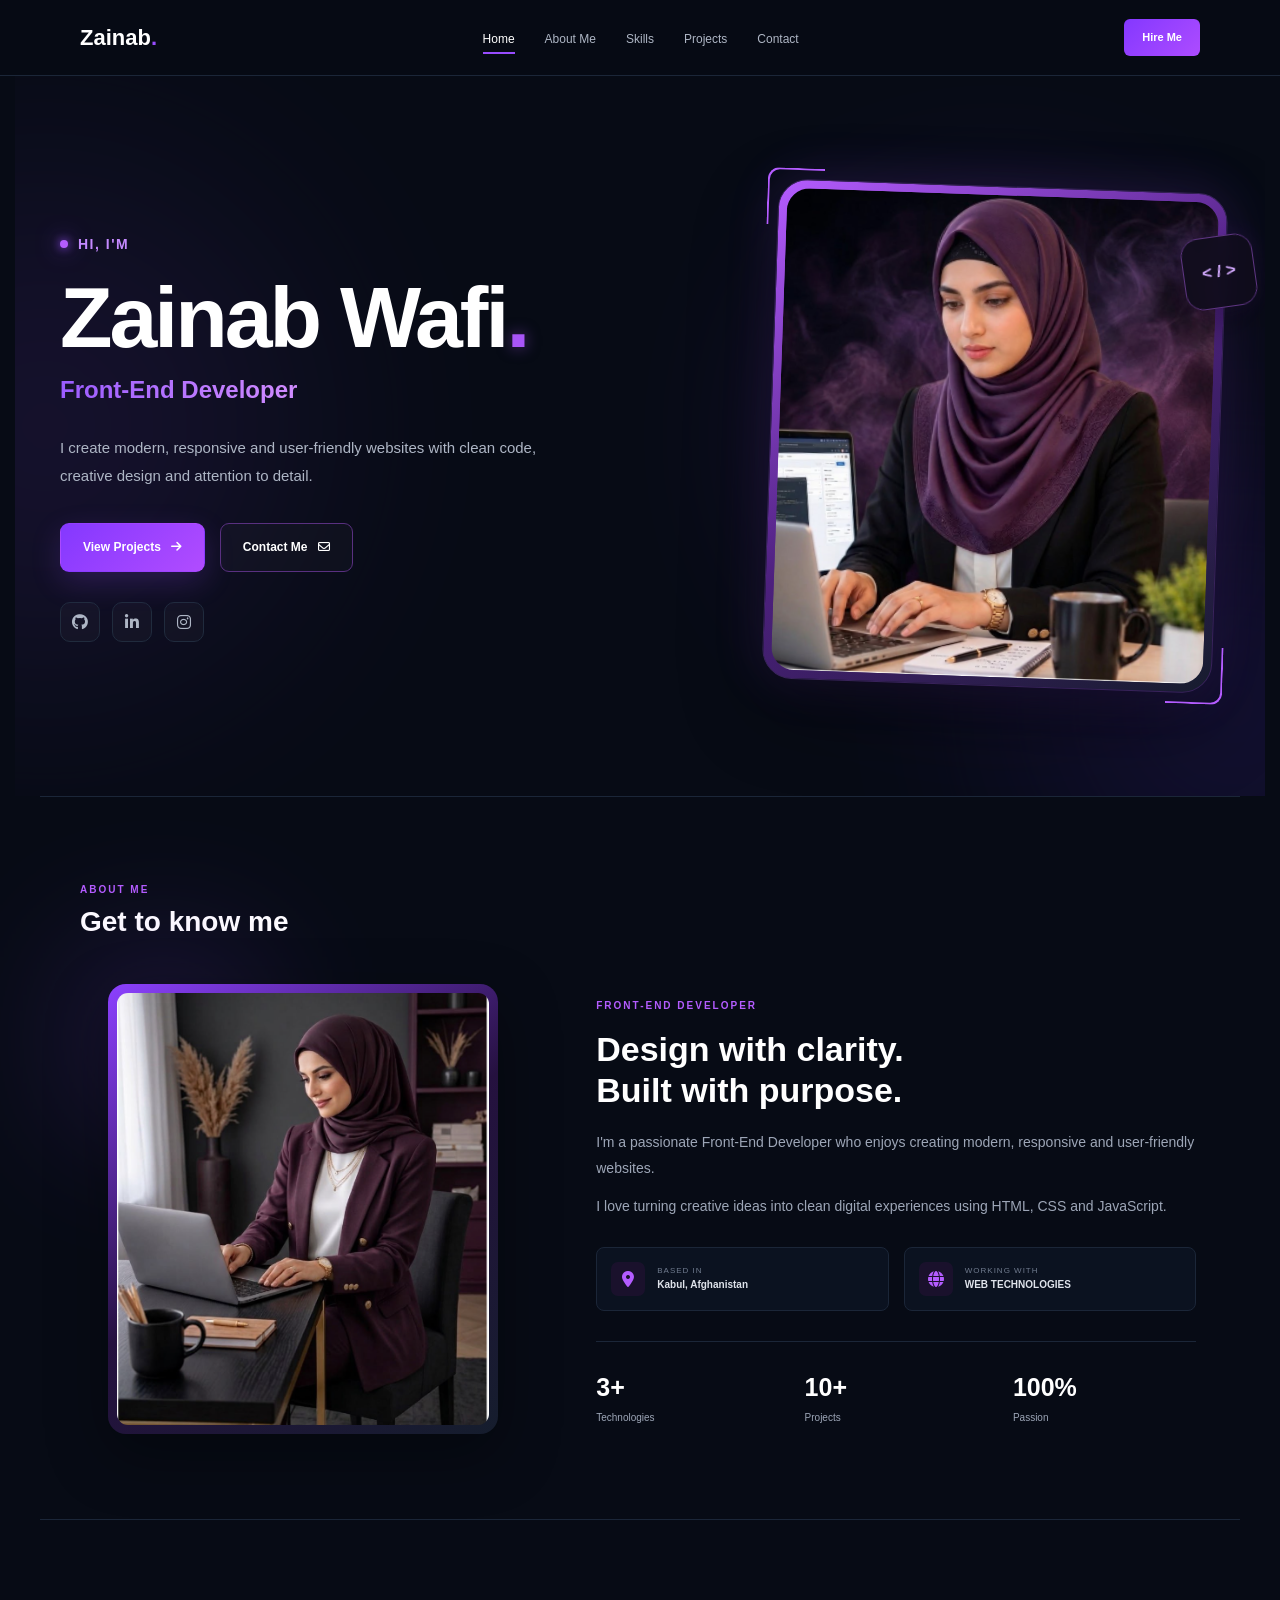
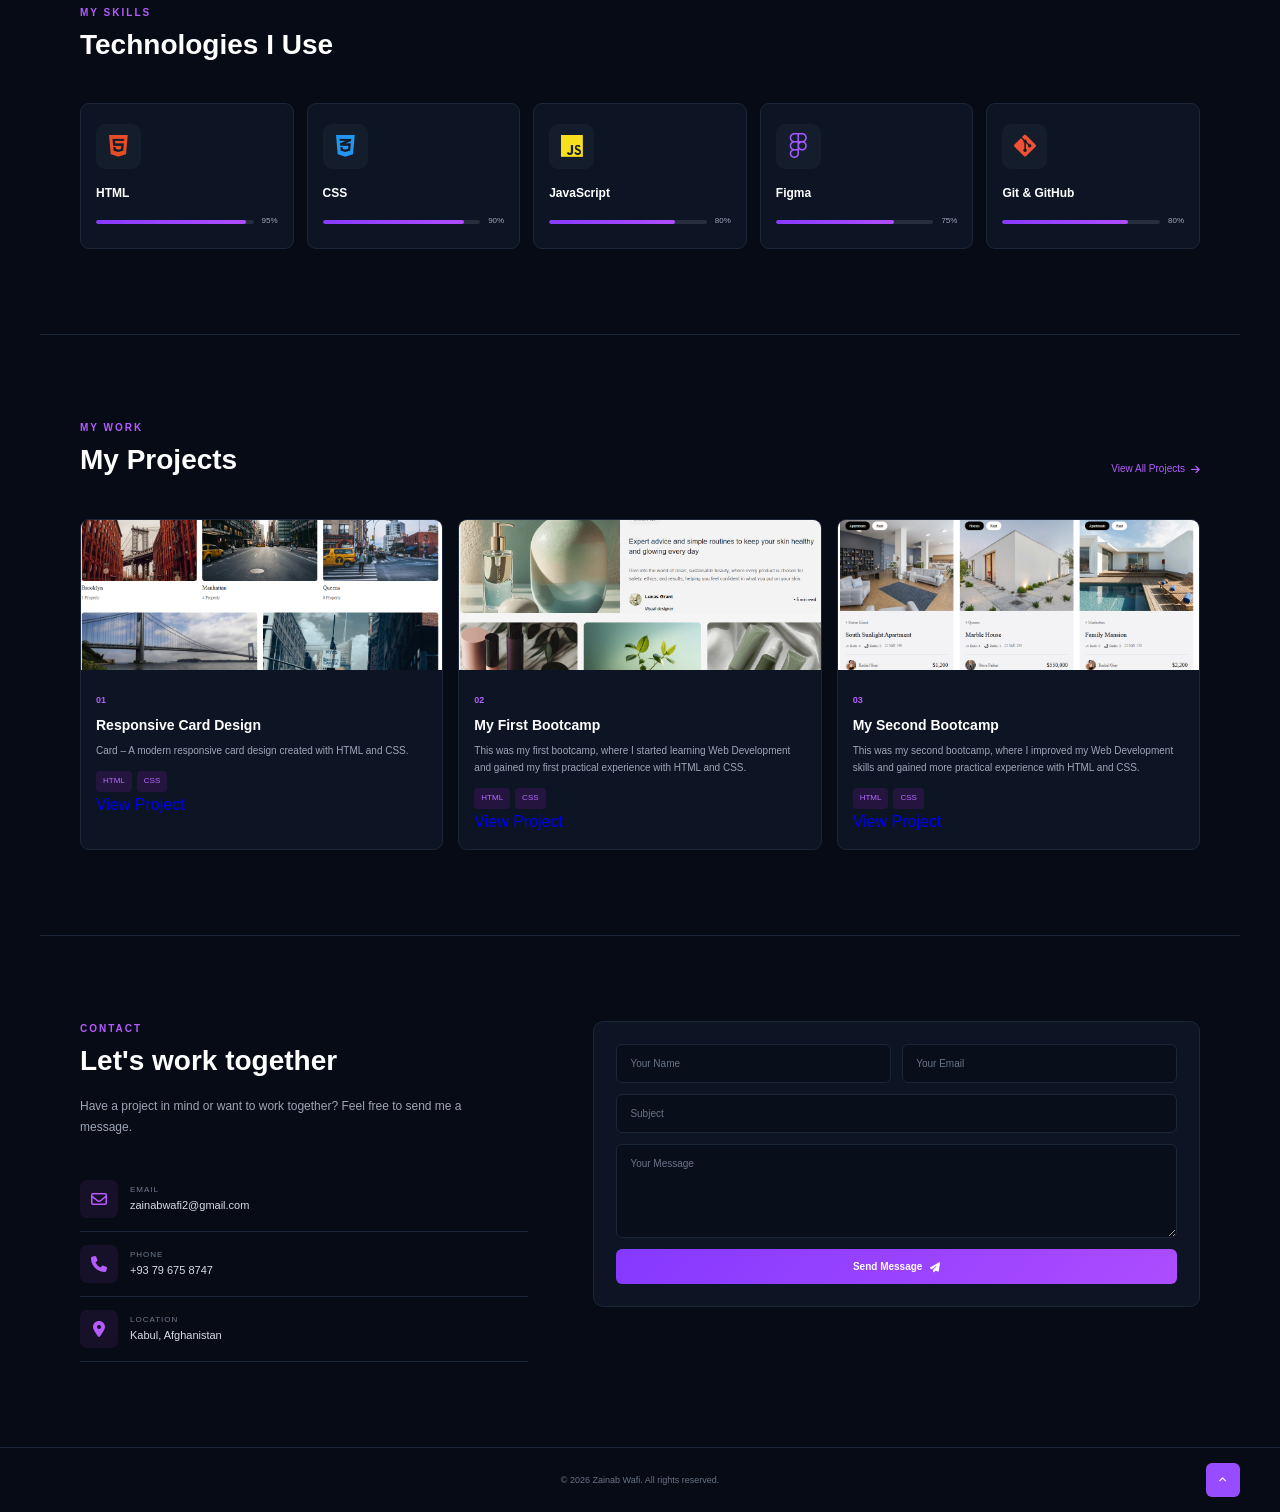
<file: index.html>
<!doctype html>
<html lang="en">
  <head>
    <meta charset="UTF-8" />
    <meta name="viewport" content="width=device-width, initial-scale=1.0" />

    <title>Zainab Wafi | Front-End Developer</title>

    <!-- CSS -->
    <link rel="stylesheet" href="style2.css" />

    <!-- Font Awesome -->
    <link
      rel="stylesheet"
      href="https://cdnjs.cloudflare.com/ajax/libs/font-awesome/6.5.2/css/all.min.css"
    />
  </head>

  <body>
    <!-- ================= NAVBAR ================= -->

    <header class="header">
      <nav class="navbar">
        <a href="#home" class="logo"> Zainab<span>.</span> </a>

        <ul class="nav-links">
          <li>
            <a href="#home" class="active">Home</a>
          </li>

          <li>
            <a href="#about">About Me</a>
          </li>

          <li>
            <a href="#skills">Skills</a>
          </li>

          <li>
            <a href="#projects">Projects</a>
          </li>

          <li>
            <a href="#contact">Contact</a>
          </li>
        </ul>

        <a href="#contact" class="hire-btn"> Hire Me </a>
      </nav>
    </header>

    <!-- ================= MAIN ================= -->

    <main>
      <!-- ================= HOME ================= -->

      <section class="home" id="home">
        <div class="home-content">
          <p class="hello">Hi, I'm</p>

          <h1>Zainab Wafi<span>.</span></h1>

          <h2>Front-End Developer</h2>

          <p class="home-description">
            I create modern, responsive and user-friendly websites with clean
            code, creative design and attention to detail.
          </p>

          <!-- Buttons -->

          <div class="home-buttons">
            <a href="#projects" class="btn">
              View Projects
              <i class="fa-solid fa-arrow-right"></i>
            </a>

            <a href="#contact" class="btn btn-outline">
              Contact Me
              <i class="fa-regular fa-envelope"></i>
            </a>
          </div>

          <!-- Social Icons -->

          <div class="social-icons">
            <a href="#" aria-label="GitHub">
              <i class="fa-brands fa-github"></i>
            </a>

            <a href="#" aria-label="LinkedIn">
              <i class="fa-brands fa-linkedin-in"></i>
            </a>

            <a href="#" aria-label="Instagram">
              <i class="fa-brands fa-instagram"></i>
            </a>
          </div>
        </div>

        <!-- Hero Image -->

        <div class="home-image">
          <div class="hero-image-box">
            <img src="hero.PNG" alt="" />

            <!-- <img
              src="https://images.unsplash.com/photo-1494790108377-be9c29b29330?auto=format&fit=crop&w=800&q=80"
              alt="Profile image"
            /> -->
          </div>
        </div>
      </section>

      <!-- ================= ABOUT ================= -->

      <section class="section about-section" id="about">
        <div class="section-heading">
          <p>ABOUT ME</p>

          <h2>Get to know me</h2>
        </div>

        <div class="about-container">
          <!-- About Image -->

          <div class="about-image-wrapper">
            <div class="about-glow"></div>

            <div class="about-image">
              <img src="zaino.PNG" alt="About Zainab" />
            </div>
          </div>

          <!-- About Content -->

          <div class="about-content">
            <span class="about-label"> FRONT-END DEVELOPER </span>

            <h3>
              Design with clarity.<br />
              Built with purpose.
            </h3>

            <p>
              I'm a passionate Front-End Developer who enjoys creating modern,
              responsive and user-friendly websites.
            </p>

            <p>
              I love turning creative ideas into clean digital experiences using
              HTML, CSS and JavaScript.
            </p>

            <!-- Information -->

            <div class="about-info">
              <div class="info-item">
                <div class="info-icon">
                  <i class="fa-solid fa-location-dot"></i>
                </div>

                <div>
                  <small>BASED IN</small>
                  <strong>Kabul, Afghanistan</strong>
                </div>
              </div>

              <div class="info-item">
                <div class="info-icon">
                  <i class="fa-solid fa-globe"></i>
                </div>

                <div>
                  <small>WORKING WITH</small>
                  <strong>WEB TECHNOLOGIES</strong>
                </div>
              </div>
            </div>

            <!-- Statistics -->

            <div class="stats">
              <div class="stat">
                <h4>3+</h4>

                <p>Technologies</p>
              </div>

              <div class="stat">
                <h4>10+</h4>

                <p>Projects</p>
              </div>

              <div class="stat">
                <h4>100%</h4>

                <p>Passion</p>
              </div>
            </div>
          </div>
        </div>
      </section>

      <!-- ================= SKILLS ================= -->

      <section class="section" id="skills">
        <div class="section-heading">
          <p>MY SKILLS</p>

          <h2>Technologies I Use</h2>
        </div>

        <div class="skills-container">
          <!-- HTML -->

          <div class="skill-card">
            <div class="skill-icon html-icon">
              <i class="fa-brands fa-html5"></i>
            </div>

            <h3>HTML</h3>

            <div class="skill-bottom">
              <div class="progress">
                <span style="width: 95%"></span>
              </div>

              <small> 95% </small>
            </div>
          </div>

          <!-- CSS -->

          <div class="skill-card">
            <div class="skill-icon css-icon">
              <i class="fa-brands fa-css3-alt"></i>
            </div>

            <h3>CSS</h3>

            <div class="skill-bottom">
              <div class="progress">
                <span style="width: 90%"></span>
              </div>

              <small> 90% </small>
            </div>
          </div>

          <!-- JavaScript -->

          <div class="skill-card">
            <div class="skill-icon js-icon">
              <i class="fa-brands fa-js"></i>
            </div>

            <h3>JavaScript</h3>

            <div class="skill-bottom">
              <div class="progress">
                <span style="width: 80%"></span>
              </div>

              <small> 80% </small>
            </div>
          </div>

          <!-- Figma -->

          <div class="skill-card">
            <div class="skill-icon figma-icon">
              <i class="fa-brands fa-figma"></i>
            </div>

            <h3>Figma</h3>

            <div class="skill-bottom">
              <div class="progress">
                <span style="width: 75%"></span>
              </div>

              <small> 75% </small>
            </div>
          </div>

          <!-- Git & GitHub -->

          <div class="skill-card">
            <div class="skill-icon git-icon">
              <i class="fa-brands fa-git-alt"></i>
            </div>

            <h3>Git & GitHub</h3>

            <div class="skill-bottom">
              <div class="progress">
                <span style="width: 80%"></span>
              </div>

              <small> 80% </small>
            </div>
          </div>
        </div>
      </section>

      <!-- ================= PROJECTS ================= -->

      <section class="section" id="projects">
        <div class="projects-heading">
          <div class="section-heading">
            <p>MY WORK</p>

            <h2>My Projects</h2>
          </div>

          <a href="#" class="view-all">
            View All Projects
            <i class="fa-solid fa-arrow-right"></i>
          </a>
        </div>

        <div class="projects-container">
          <!-- Project 01 -->

          <!-- Project 01 -->

          <article class="project-card">
            <div class="project-image">
              <img src="809.PNG" alt="Modern Landing Page" />
            </div>

            <div class="project-content">
              <span class="project-number">01</span>

              <h3>Responsive Card Design</h3>

              <p>
                Card – A modern responsive card design created with HTML and
                CSS.
              </p>

              <div class="tags">
                <span>HTML</span>
                <span>CSS</span>
              </div>

              <a
                href="https://cards-grid.vercel.app/"
                target="_blank"
                class="view-project"
              >
                View Project
              </a>
            </div>
          </article>
          <!-- Project 02 -->

          <article class="project-card">
            <div class="project-image">
              <img src="pich55.PNG" alt="" alt="Weather App" />
              <a href=" https://bootcamp1-7zj9wh69l-web2-7c0c.vercel.app/">
                click here</a
              >
            </div>

            <div class="project-content">
              <span class="project-number"> 02 </span>

              <h3>My First Bootcamp</h3>

              <p>
                This was my first bootcamp, where I started learning Web
                Development and gained my first practical experience with HTML
                and CSS.
              </p>

              <div class="tags">
                <span>HTML</span>
                <span>CSS</span>
              </div>
              <a
                href="https://bootcamp1-seven.vercel.app/"
                target="_blank"
                class="view-project"
              >
                View Project
              </a>
            </div>
          </article>

          <!-- Project 03 -->

          <article class="project-card">
            <div class="project-image">
              <img src="6050.PNG" alt="" />
              <a href="https://cards-grid.vercel.app/"></a>
            </div>

            <div class="project-content">
              <span class="project-number"> 03 </span>

              <h3>My Second Bootcamp</h3>

              <p>
                This was my second bootcamp, where I improved my Web Development
                skills and gained more practical experience with HTML and CSS.
              </p>

              <div class="tags">
                <span>HTML</span>
                <span>CSS</span>
              </div>
              <a
                href="https://bootcamp2-lake.vercel.app/"
                target="_blank"
                class="view-project"
              >
                View Project
              </a>
            </div>
          </article>
        </div>
      </section>

      <!-- ================= CONTACT ================= -->

      <section class="section" id="contact">
        <div class="contact-container">
          <!-- Contact Text -->

          <div class="contact-text">
            <div class="section-heading">
              <p>CONTACT</p>

              <h2>Let's work together</h2>
            </div>

            <p class="contact-description">
              Have a project in mind or want to work together? Feel free to send
              me a message.
            </p>

            <div class="contact-details">
              <div class="contact-item">
                <div class="contact-icon">
                  <i class="fa-regular fa-envelope"></i>
                </div>

                <div>
                  <small>EMAIL</small>
                  <span> zainabwafi2@gmail.com </span>
                </div>
              </div>

              <div class="contact-item">
                <div class="contact-icon">
                  <i class="fa-solid fa-phone"></i>
                </div>

                <div>
                  <small>PHONE</small>
                  <span> +93 79 675 8747 </span>
                </div>
              </div>

              <div class="contact-item">
                <div class="contact-icon">
                  <i class="fa-solid fa-location-dot"></i>
                </div>

                <div>
                  <small>LOCATION</small>
                  <span> Kabul, Afghanistan </span>
                </div>
              </div>
            </div>
          </div>

          <!-- Contact Form -->

          <form class="contact-form">
            <div class="form-row">
              <input type="text" placeholder="Your Name" required />

              <input type="email" placeholder="Your Email" required />
            </div>

            <input type="text" placeholder="Subject" required />

            <textarea rows="6" placeholder="Your Message" required></textarea>

            <button type="submit" class="send-btn">
              Send Message

              <i class="fa-solid fa-paper-plane"></i>
            </button>
          </form>
        </div>
      </section>
    </main>

    <!-- ================= FOOTER ================= -->

    <footer>
      <p>© 2026 Zainab Wafi. All rights reserved.</p>

      <a href="#home" class="back-to-top">
        <i class="fa-solid fa-angle-up"></i>
      </a>
    </footer>
  </body>
</html>
</file>
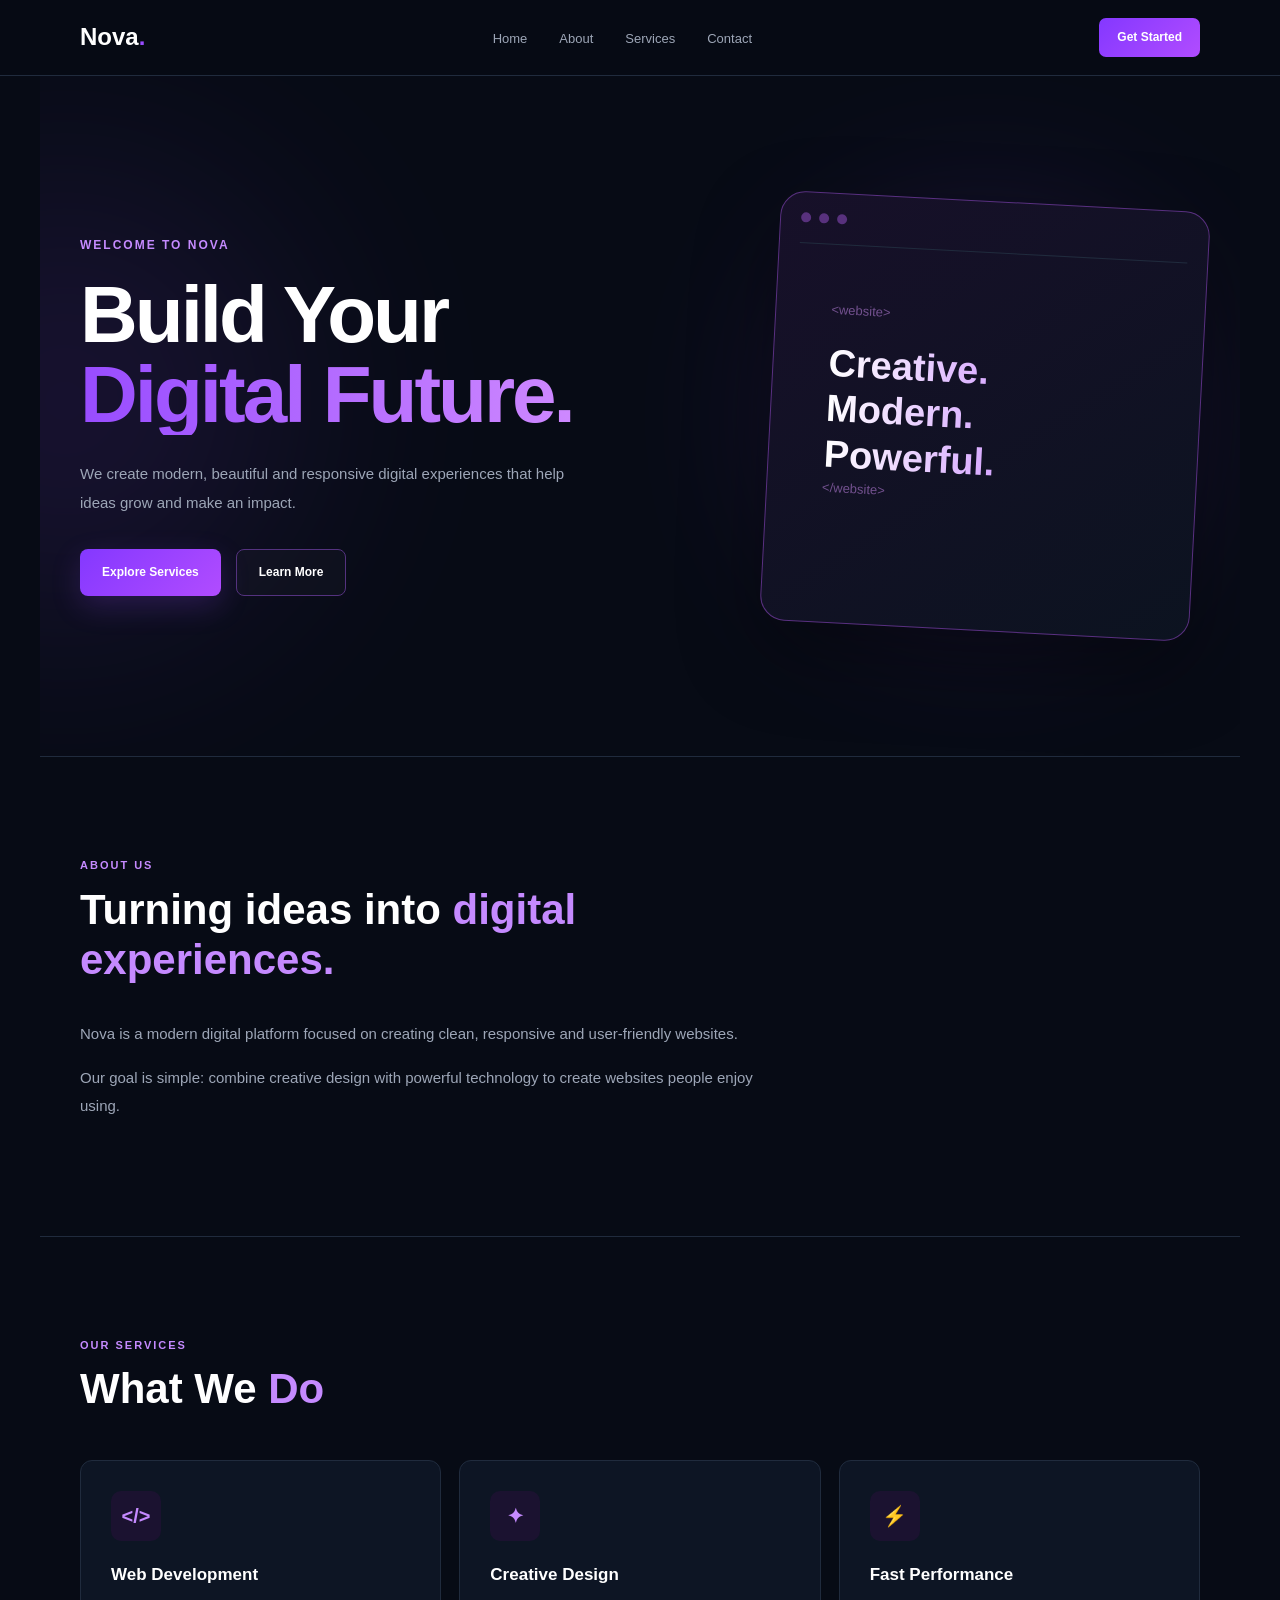
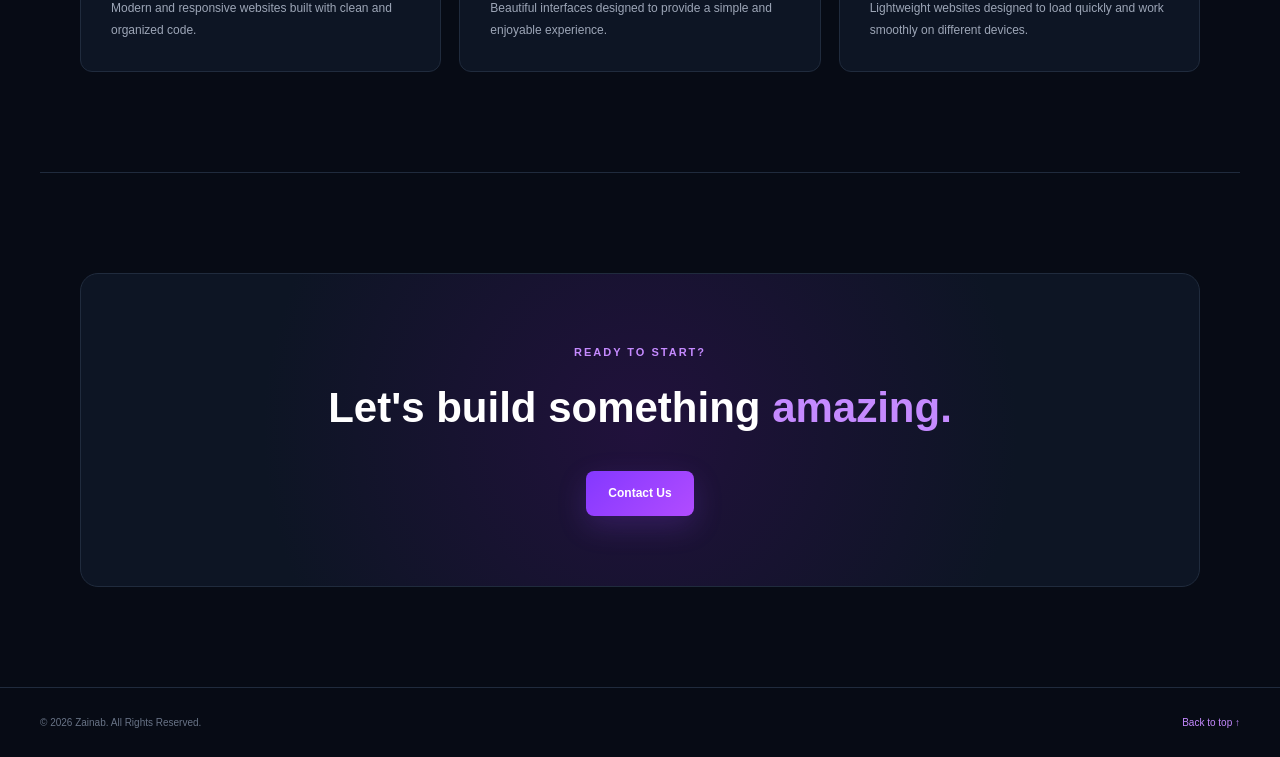
<file: project1.html>
<!doctype html>
<html lang="en">
  <head>
    <meta charset="UTF-8" />
    <meta name="viewport" content="width=device-width, initial-scale=1.0" />

    <title>Modern Landing Page</title>

    <link rel="stylesheet" href="project1.css" />
  </head>

  <body>
    <!-- ================= NAVBAR ================= -->

    <header>
      <nav class="navbar">
        <a href="#" class="logo"> Nova<span>.</span> </a>

        <ul class="nav-links">
          <li><a href="#home">Home</a></li>
          <li><a href="#about">About</a></li>
          <li><a href="#services">Services</a></li>
          <li><a href="#contact">Contact</a></li>
        </ul>

        <a href="#contact" class="nav-button"> Get Started </a>
      </nav>
    </header>

    <!-- ================= HERO ================= -->

    <main>
      <section class="hero" id="home">
        <div class="hero-content">
          <p class="small-title">WELCOME TO NOVA</p>

          <h1>
            Build Your
            <span>Digital Future.</span>
          </h1>

          <p class="hero-text">
            We create modern, beautiful and responsive digital experiences that
            help ideas grow and make an impact.
          </p>

          <div class="hero-buttons">
            <a href="#services" class="primary-button"> Explore Services </a>

            <a href="#about" class="secondary-button"> Learn More </a>
          </div>
        </div>

        <!-- Hero Card -->

        <div class="hero-visual">
          <div class="glow"></div>

          <div class="visual-card">
            <div class="card-top">
              <span></span>
              <span></span>
              <span></span>
            </div>

            <div class="code-area">
              <p>&lt;website&gt;</p>

              <h3>Creative.</h3>

              <h3>Modern.</h3>

              <h3>Powerful.</h3>

              <p>&lt;/website&gt;</p>
            </div>
          </div>
        </div>
      </section>

      <!-- ================= ABOUT ================= -->

      <section class="about" id="about">
        <div class="section-title">
          <p>ABOUT US</p>

          <h2>
            Turning ideas into
            <span>digital experiences.</span>
          </h2>
        </div>

        <div class="about-content">
          <p>
            Nova is a modern digital platform focused on creating clean,
            responsive and user-friendly websites.
          </p>

          <p>
            Our goal is simple: combine creative design with powerful technology
            to create websites people enjoy using.
          </p>
        </div>
      </section>

      <!-- ================= SERVICES ================= -->

      <section class="services" id="services">
        <div class="section-title">
          <p>OUR SERVICES</p>

          <h2>What We <span>Do</span></h2>
        </div>

        <div class="service-container">
          <div class="service-card">
            <div class="service-icon">&lt;/&gt;</div>

            <h3>Web Development</h3>

            <p>
              Modern and responsive websites built with clean and organized
              code.
            </p>
          </div>

          <div class="service-card">
            <div class="service-icon">✦</div>

            <h3>Creative Design</h3>

            <p>
              Beautiful interfaces designed to provide a simple and enjoyable
              experience.
            </p>
          </div>

          <div class="service-card">
            <div class="service-icon">⚡</div>

            <h3>Fast Performance</h3>

            <p>
              Lightweight websites designed to load quickly and work smoothly on
              different devices.
            </p>
          </div>
        </div>
      </section>

      <!-- ================= CONTACT ================= -->

      <section class="contact" id="contact">
        <div class="contact-box">
          <p>READY TO START?</p>

          <h2>
            Let's build something
            <span>amazing.</span>
          </h2>

          <a href="mailto:hello@example.com" class="primary-button">
            Contact Us
          </a>
        </div>
      </section>
    </main>

    <!-- ================= FOOTER ================= -->

    <footer>
      <p>© 2026 Zainab. All Rights Reserved.</p>

      <a href="#home"> Back to top ↑ </a>
    </footer>
  </body>
</html>
</file>
<file: style2.css>
/* =====================================================
   RESET
===================================================== */

* {
    margin: 0;
    padding: 0;
    box-sizing: border-box;
}

html {
    scroll-behavior: smooth;
}

body {
    font-family: Arial, Helvetica, sans-serif;

    background: #070b15;
    color: #ffffff;

    line-height: 1.6;
}

a {
    text-decoration: none;
}

ul {
    list-style: none;
}

img {
    display: block;
    max-width: 100%;
}


/* =====================================================
   VARIABLES
===================================================== */

:root {

    --background: #070b15;

    --background-light: #0b1220;

    --card: #0d1524;

    --border: #1b2638;

    --purple: #984cff;

    --purple-light: #b45cff;

    --purple-dark: #24133f;

    --white: #ffffff;

    --text: #dfe3eb;

    --muted: #9da6b7;
}


/* =====================================================
   HEADER / NAVBAR
===================================================== */

.header {
    position: sticky;
    top: 0;
    z-index: 1000;

    width: 100%;

    background: rgba(7, 11, 21, 0.94);

    border-bottom: 1px solid var(--border);

    backdrop-filter: blur(12px);
}

.navbar {
    max-width: 1200px;

    min-height: 75px;

    margin: auto;

    padding: 0 40px;

    display: flex;
    align-items: center;
    justify-content: space-between;
}


/* Logo */

.logo {
    color: var(--white);

    font-size: 22px;
    font-weight: 700;
}

.logo span {
    color: var(--purple);
}


/* Navigation */

.nav-links {
    display: flex;
    align-items: center;

    gap: 30px;
}

.nav-links a {
    position: relative;

    color: #aeb6c5;

    font-size: 12px;

    transition: 0.3s ease;
}

.nav-links a:hover,
.nav-links a.active {
    color: var(--white);
}

.nav-links a::after {
    content: "";

    position: absolute;

    left: 0;
    bottom: -8px;

    width: 0;
    height: 2px;

    background: var(--purple);

    transition: 0.3s ease;
}

.nav-links a:hover::after,
.nav-links a.active::after {
    width: 100%;
}


/* Hire Button */

.hire-btn {
    padding: 10px 18px;

    color: var(--white);

    font-size: 11px;
    font-weight: 600;

    border-radius: 6px;

    background:
        linear-gradient(
            135deg,
            #8438ff,
            #ad4cff
        );

    transition: 0.3s ease;
}

.hire-btn:hover {
    transform: translateY(-2px);

    box-shadow:
        0 8px 25px rgba(152, 76, 255, 0.25);
}


/* =====================================================
   HOME
===================================================== */

.home {
    max-width: 1200px;

    min-height: 620px;

    margin: auto;

    padding: 80px 40px;

    display: flex;
    align-items: center;
    justify-content: space-between;

    gap: 70px;
}

.home-content {
    max-width: 560px;
}


/* Hello */

.hello {
    color: var(--purple-light);

    font-size: 16px;
    font-weight: 600;

    margin-bottom: 8px;
}


/* Name */

.home h1 {
    font-size: clamp(45px, 6vw, 68px);

    line-height: 1.05;

    margin-bottom: 12px;
}

.home h1 span {
    color: var(--purple);
}


/* Job title */

.home h2 {
    color: var(--purple-light);

    font-size: 22px;

    margin-bottom: 18px;
}


/* Description */

.home-description {
    max-width: 480px;

    color: var(--muted);

    font-size: 15px;

    line-height: 1.8;
}


/* Buttons */

.home-buttons {
    display: flex;

    gap: 12px;

    margin-top: 28px;
}

.btn {
    display: inline-flex;

    align-items: center;
    justify-content: center;

    gap: 8px;

    padding: 12px 18px;

    color: var(--white);

    font-size: 11px;
    font-weight: 600;

    border-radius: 6px;

    background:
        linear-gradient(
            135deg,
            #8539ff,
            #ad4cff
        );

    transition: 0.3s ease;
}

.btn:hover {
    transform: translateY(-3px);

    box-shadow:
        0 10px 25px rgba(152, 76, 255, 0.25);
}

.btn-outline {
    background: transparent;

    border: 1px solid var(--purple);
}

.btn-outline:hover {
    background: var(--purple);
}


/* Social Icons */

.social-icons {
    display: flex;

    gap: 14px;

    margin-top: 27px;
}

.social-icons a {
    width: 36px;
    height: 36px;

    display: flex;

    align-items: center;
    justify-content: center;

    color: #c6ccd7;

    border: 1px solid var(--border);

    border-radius: 50%;

    transition: 0.3s ease;
}

.social-icons a:hover {
    color: white;

    background: var(--purple);

    border-color: var(--purple);

    transform: translateY(-3px);
}


/* =====================================================
   HERO IMAGE
===================================================== */

.home-image {
    width: 410px;

    flex-shrink: 0;
}

.hero-image-box {
    width: 100%;
    height: 430px;

    padding: 10px;

    border: 1px solid #39235b;

    border-radius: 20px;

    background:
        radial-gradient(
            circle at center,
            #35135f 0%,
            #161c2d 55%,
            #080d17 100%
        );

    box-shadow:
        0 0 70px rgba(152, 76, 255, 0.12);
}

.hero-image-box img {
    width: 100%;
    height: 100%;

    object-fit: cover;

    border-radius: 13px;
}


/* =====================================================
   GENERAL SECTION
===================================================== */

.section {
    max-width: 1200px;

    margin: auto;

    padding: 85px 40px;

    border-top: 1px solid var(--border);
}

.section-heading p {
    color: var(--purple-light);

    font-size: 10px;
    font-weight: 700;

    letter-spacing: 2px;

    margin-bottom: 7px;
}

.section-heading h2 {
    font-size: 28px;

    line-height: 1.2;
}


/* =====================================================
   ABOUT
===================================================== */

.about-container {
    display: grid;

    grid-template-columns: 0.85fr 1.15fr;

    align-items: center;

    gap: 70px;

    margin-top: 45px;
}


/* About image wrapper */

.about-image-wrapper {
    position: relative;

    width: 100%;

    max-width: 390px;

    margin: auto;
}


/* Purple glow */

.about-glow {
    position: absolute;

    top: -20px;
    left: -20px;

    width: 150px;
    height: 150px;

    background: var(--purple);

    filter: blur(80px);

    opacity: 0.25;

    z-index: 0;
}


/* Image frame */

.about-image {
    position: relative;

    width: 100%;
    height: 450px;

    padding: 9px;

    background:
        linear-gradient(
            145deg,
            #8c40ff,
            #25113f,
            #151d2d
        );

    border-radius: 18px;

    z-index: 1;

    box-shadow:
        0 20px 60px rgba(0, 0, 0, 0.35);
}

.about-image img {
    width: 100%;
    height: 100%;

    object-fit: cover;

    border-radius: 11px;
}


/* About content */

.about-content {
    max-width: 600px;
}

.about-label {
    color: var(--purple-light);

    font-size: 10px;
    font-weight: 700;

    letter-spacing: 2px;
}

.about-content h3 {
    font-size: 34px;

    line-height: 1.2;

    margin: 12px 0 20px;
}

.about-content > p {
    color: var(--muted);

    font-size: 14px;

    line-height: 1.8;

    margin-bottom: 13px;
}


/* About information */

.about-info {
    margin-top: 28px;

    display: grid;

    grid-template-columns: 1fr 1fr;

    gap: 15px;
}

.info-item {
    display: flex;

    align-items: center;

    gap: 12px;

    padding: 14px;

    background: #0b1220;

    border: 1px solid var(--border);

    border-radius: 8px;
}

.info-icon {
    width: 34px;
    height: 34px;

    display: flex;

    align-items: center;
    justify-content: center;

    color: var(--purple-light);

    background: #1a112c;

    border-radius: 7px;
}

.info-item div:last-child {
    display: flex;

    flex-direction: column;
}

.info-item small {
    color: #707b8e;

    font-size: 8px;

    letter-spacing: 1px;
}

.info-item strong {
    color: #dfe3eb;

    font-size: 10px;
}


/* Statistics */

.stats {
    display: grid;

    grid-template-columns: repeat(3, 1fr);

    gap: 25px;

    margin-top: 30px;

    padding-top: 25px;

    border-top: 1px solid var(--border);
}

.stat h4 {
    color: var(--white);

    font-size: 25px;

    margin-bottom: 3px;
}

.stat p {
    color: var(--muted);

    font-size: 10px;
}


/* =====================================================
   SKILLS
===================================================== */

.skills-container {
    display: grid;

    grid-template-columns: repeat(5, 1fr);

    gap: 13px;

    margin-top: 42px;
}

.skill-card {
    padding: 20px 15px;

    background: var(--card);

    border: 1px solid var(--border);

    border-radius: 9px;

    transition: 0.3s ease;
}

.skill-card:hover {
    transform: translateY(-6px);

    border-color: #54327f;

    box-shadow:
        0 15px 35px rgba(0, 0, 0, 0.25);
}


/* Skill icons */

.skill-icon {
    width: 45px;
    height: 45px;

    display: flex;

    align-items: center;
    justify-content: center;

    margin-bottom: 15px;

    font-size: 25px;

    background: #141d2c;

    border-radius: 9px;
}

.html-icon {
    color: #e44d26;
}

.css-icon {
    color: #2196f3;
}

.js-icon {
    color: #f7df1e;
}

.figma-icon {
    color: #a259ff;
}

.git-icon {
    color: #f05033;
}

.skill-card h3 {
    font-size: 12px;

    margin-bottom: 12px;
}


/* Progress */

.skill-bottom {
    display: flex;

    align-items: center;

    gap: 8px;
}

.progress {
    flex: 1;

    height: 4px;

    overflow: hidden;

    background: #252e3d;

    border-radius: 20px;
}

.progress span {
    display: block;

    height: 100%;

    background:
        linear-gradient(
            90deg,
            #873aff,
            #b14cff
        );

    border-radius: 20px;
}

.skill-bottom small {
    color: var(--muted);

    font-size: 8px;
}


/* =====================================================
   PROJECTS
===================================================== */

.projects-heading {
    display: flex;

    align-items: flex-end;

    justify-content: space-between;
}

.view-all {
    display: flex;

    align-items: center;

    gap: 6px;

    color: var(--purple-light);

    font-size: 10px;

    transition: 0.3s ease;
}

.view-all:hover {
    color: white;

    gap: 10px;
}


.projects-container {
    display: grid;

    grid-template-columns: repeat(3, 1fr);

    gap: 15px;

    margin-top: 42px;
}


/* Project card */

.project-card {
    overflow: hidden;

    background: var(--card);

    border: 1px solid var(--border);

    border-radius: 9px;

    transition: 0.3s ease;
}

.project-card:hover {
    transform: translateY(-7px);

    border-color: #54327f;

    box-shadow:
        0 15px 35px rgba(0, 0, 0, 0.3);
}


/* Project image */

.project-image {
    width: 100%;
    height: 150px;

    overflow: hidden;
}

.project-image img {
    width: 100%;
    height: 100%;

    object-fit: cover;

    transition: 0.5s ease;
}

.project-card:hover .project-image img {
    transform: scale(1.07);
}


/* Project content */

.project-content {
    padding: 15px;
}

.project-number {
    color: var(--purple-light);

    font-size: 9px;

    font-weight: 700;
}

.project-content h3 {
    font-size: 14px;

    margin: 4px 0 5px;
}

.project-content p {
    color: var(--muted);

    font-size: 10px;

    line-height: 1.7;
}


/* Tags */

.tags {
    display: flex;

    flex-wrap: wrap;

    gap: 5px;

    margin-top: 12px;
}

.tags span {
    padding: 4px 7px;

    color: #b66aff;

    font-size: 8px;

    background: #24153f;

    border-radius: 4px;
}


/* =====================================================
   CONTACT
===================================================== */

.contact-container {
    display: grid;

    grid-template-columns: 0.85fr 1.15fr;

    gap: 65px;

    align-items: start;
}

.contact-description {
    max-width: 430px;

    color: var(--muted);

    font-size: 12px;

    line-height: 1.8;

    margin-top: 18px;
}


/* Contact details */

.contact-details {
    margin-top: 28px;
}

.contact-item {
    display: flex;

    align-items: center;

    gap: 12px;

    padding: 13px 0;

    border-bottom: 1px solid var(--border);
}

.contact-icon {
    width: 38px;
    height: 38px;

    display: flex;

    align-items: center;
    justify-content: center;

    color: var(--purple-light);

    background: #171029;

    border-radius: 7px;
}

.contact-item div:last-child {
    display: flex;

    flex-direction: column;
}

.contact-item small {
    color: #707b8e;

    font-size: 8px;

    letter-spacing: 1px;
}

.contact-item span {
    color: #d7dce5;

    font-size: 11px;
}


/* Contact form */

.contact-form {
    display: flex;

    flex-direction: column;

    gap: 11px;

    padding: 22px;

    background: var(--card);

    border: 1px solid var(--border);

    border-radius: 10px;
}

.form-row {
    display: grid;

    grid-template-columns: 1fr 1fr;

    gap: 11px;
}

.contact-form input,
.contact-form textarea {
    width: 100%;

    padding: 13px;

    color: white;

    background: #080f1b;

    border: 1px solid var(--border);

    border-radius: 6px;

    outline: none;

    font-family: inherit;

    font-size: 10px;

    transition: 0.3s ease;
}

.contact-form textarea {
    resize: vertical;
}

.contact-form input::placeholder,
.contact-form textarea::placeholder {
    color: #697488;
}

.contact-form input:focus,
.contact-form textarea:focus {
    border-color: var(--purple);

    box-shadow:
        0 0 0 3px rgba(152, 76, 255, 0.08);
}


/* Send button */

.send-btn {
    display: flex;

    align-items: center;

    justify-content: center;

    gap: 8px;

    padding: 12px;

    color: white;

    background:
        linear-gradient(
            135deg,
            #8539ff,
            #ad4cff
        );

    border: none;

    border-radius: 6px;

    font-family: inherit;

    font-size: 10px;

    font-weight: 600;

    cursor: pointer;

    transition: 0.3s ease;
}

.send-btn:hover {
    transform: translateY(-2px);

    box-shadow:
        0 10px 25px rgba(152, 76, 255, 0.25);
}


/* =====================================================
   FOOTER
===================================================== */

footer {
    position: relative;

    min-height: 65px;

    padding: 0 40px;

    display: flex;

    align-items: center;

    justify-content: center;

    color: #687386;

    font-size: 9px;

    border-top: 1px solid var(--border);
}

.back-to-top {
    position: absolute;

    right: 40px;

    width: 34px;
    height: 34px;

    display: flex;

    align-items: center;
    justify-content: center;

    color: white;

    background: var(--purple);

    border-radius: 6px;

    transition: 0.3s ease;
}

.back-to-top:hover {
    transform: translateY(-4px);
}


/* =====================================================
   TABLET
===================================================== */

@media (max-width: 1000px) {

    .navbar {
        padding: 0 25px;
    }

    .nav-links {
        gap: 18px;
    }

    .home {
        padding: 70px 25px;

        gap: 40px;
    }

    .home-image {
        width: 340px;
    }

    .hero-image-box {
        height: 390px;
    }

    .section {
        padding-left: 25px;
        padding-right: 25px;
    }

    .skills-container {
        grid-template-columns: repeat(3, 1fr);
    }

    .about-container,
    .contact-container {
        gap: 40px;
    }

}


/* =====================================================
   MOBILE
===================================================== */

@media (max-width: 750px) {

    /* Navbar */

    .navbar {
        padding: 17px 18px;

        flex-wrap: wrap;

        gap: 15px;
    }

    .nav-links {
        order: 3;

        width: 100%;

        justify-content: center;

        gap: 15px;

        overflow-x: auto;
    }

    .nav-links a {
        font-size: 10px;

        white-space: nowrap;
    }

    .hire-btn {
        padding: 8px 13px;

        font-size: 9px;
    }


    /* Home */

    .home {
        min-height: auto;

        padding: 65px 18px;

        flex-direction: column;

        text-align: center;
    }

    .home-content {
        max-width: 100%;
    }

    .home h1 {
        font-size: 43px;
    }

    .home h2 {
        font-size: 19px;
    }

    .home-description {
        margin: auto;
    }

    .home-buttons,
    .social-icons {
        justify-content: center;
    }

    .home-image {
        width: min(100%, 350px);
    }

    .hero-image-box {
        height: 370px;
    }


    /* Sections */

    .section {
        padding: 70px 18px;
    }

    .section-heading h2 {
        font-size: 25px;
    }


    /* About */

    .about-container {
        grid-template-columns: 1fr;

        gap: 40px;
    }

    .about-image-wrapper {
        max-width: 350px;
    }

    .about-image {
        height: 410px;
    }

    .about-content h3 {
        font-size: 28px;
    }

    .about-info {
        grid-template-columns: 1fr;
    }


    /* Skills */

    .skills-container {
        grid-template-columns: repeat(2, 1fr);
    }


    /* Projects */

    .projects-container {
        grid-template-columns: 1fr;
    }


    /* Contact */

    .contact-container {
        grid-template-columns: 1fr;

        gap: 40px;
    }

    .form-row {
        grid-template-columns: 1fr;
    }

}


/* =====================================================
   SMALL MOBILE
===================================================== */

@media (max-width: 450px) {

    .navbar {
        padding: 14px;
    }

    .logo {
        font-size: 19px;
    }

    .nav-links {
        gap: 11px;
    }

    .nav-links a {
        font-size: 9px;
    }

    .hire-btn {
        padding: 7px 10px;
    }


    .home {
        padding: 55px 15px;
    }

    .home h1 {
        font-size: 35px;
    }

    .home h2 {
        font-size: 17px;
    }

    .home-description {
        font-size: 13px;
    }

    .home-buttons {
        flex-direction: column;

        align-items: center;
    }

    .btn {
        width: 190px;
    }

    .home-image {
        width: 100%;
    }

    .hero-image-box {
        height: 330px;
    }


    /* About */

    .about-image {
        height: 370px;
    }

    .about-content h3 {
        font-size: 25px;
    }


    /* Skills */

    .skills-container {
        gap: 9px;
    }

    .skill-card {
        padding: 17px 11px;
    }


    /* Contact */

    .contact-form {
        padding: 16px;
    }


    /* Footer */

    footer {
        padding: 0 60px 0 18px;

        text-align: center;
    }

    .back-to-top {
        right: 18px;
    }

}




/* =====================================================
   CREATIVE HERO / HOME
===================================================== */

.home {
    position: relative;
    max-width: 1250px;
    min-height: 720px;
    margin: auto;
    padding: 90px 45px;

    display: flex;
    align-items: center;
    justify-content: space-between;

    gap: 80px;
    overflow: hidden;
}


/* =====================================================
   HERO BACKGROUND
===================================================== */

.home::before {
    content: "";
    position: absolute;

    width: 500px;
    height: 500px;

    left: -220px;
    top: 100px;

    background: #984cff;
    opacity: 0.10;

    filter: blur(120px);
    border-radius: 50%;

    pointer-events: none;
}


.home::after {
    content: "";

    position: absolute;

    width: 420px;
    height: 420px;

    right: -180px;
    bottom: -120px;

    background: #6c35ff;
    opacity: 0.12;

    filter: blur(110px);
    border-radius: 50%;

    pointer-events: none;
}


/* =====================================================
   HERO CONTENT
===================================================== */

.home-content {
    position: relative;
    z-index: 5;

    max-width: 610px;
}


/* =====================================================
   SMALL INTRO
===================================================== */

.hello {
    display: inline-flex;
    align-items: center;
    gap: 10px;

    margin-bottom: 20px;

    color: #c58aff;

    font-size: 14px;
    font-weight: 700;

    letter-spacing: 1.5px;
    text-transform: uppercase;
}


/* little glowing dot */

.hello::before {
    content: "";

    width: 8px;
    height: 8px;

    background: #b45cff;

    border-radius: 50%;

    box-shadow:
        0 0 10px #984cff,
        0 0 25px #984cff;

    animation: pulseDot 2s infinite;
}


@keyframes pulseDot {

    0%,
    100% {
        transform: scale(1);
        opacity: 1;
    }

    50% {
        transform: scale(1.5);
        opacity: 0.5;
    }
}


/* =====================================================
   MAIN TITLE
===================================================== */

.home h1 {
    margin-bottom: 12px;

    font-size: clamp(55px, 7vw, 86px);

    line-height: 0.98;

    letter-spacing: -3px;

    font-weight: 800;
}


.home h1 span {
    color: #a855f7;

    text-shadow:
        0 0 15px rgba(168, 85, 247, 0.5);
}


/* =====================================================
   JOB TITLE
===================================================== */

.home h2 {
    display: inline-block;

    margin-bottom: 24px;

    font-size: 24px;

    font-weight: 700;

    background:
        linear-gradient(
            90deg,
            #9b5cff,
            #d18cff,
            #8f4cff
        );

    -webkit-background-clip: text;
    -webkit-text-fill-color: transparent;

    background-size: 200% auto;

    animation: gradientText 4s linear infinite;
}


@keyframes gradientText {

    0% {
        background-position: 0% center;
    }

    100% {
        background-position: 200% center;
    }
}


/* =====================================================
   DESCRIPTION
===================================================== */

.home-description {
    max-width: 530px;

    margin-bottom: 5px;

    color: #aeb6c5;

    font-size: 15px;

    line-height: 1.9;
}


/* =====================================================
   BUTTONS
===================================================== */

.home-buttons {
    display: flex;

    gap: 15px;

    margin-top: 32px;
}


.btn {
    position: relative;

    display: inline-flex;

    align-items: center;
    justify-content: center;

    gap: 10px;

    padding: 14px 22px;

    color: white;

    font-size: 12px;
    font-weight: 700;

    border-radius: 9px;

    background:
        linear-gradient(
            135deg,
            #8438ff,
            #b14cff
        );

    border: 1px solid transparent;

    box-shadow:
        0 10px 30px rgba(152, 76, 255, 0.20);

    transition: 0.35s ease;

    overflow: hidden;
}


.btn::before {
    content: "";

    position: absolute;

    top: 0;
    left: -100%;

    width: 100%;
    height: 100%;

    background:
        linear-gradient(
            90deg,
            transparent,
            rgba(255,255,255,0.25),
            transparent
        );

    transition: 0.5s;
}


.btn:hover::before {
    left: 100%;
}


.btn:hover {
    transform: translateY(-5px);

    box-shadow:
        0 15px 40px rgba(152, 76, 255, 0.35);
}


.btn i {
    transition: 0.3s ease;
}


.btn:hover i {
    transform: translateX(4px);
}


/* =====================================================
   OUTLINE BUTTON
===================================================== */

.btn-outline {
    background: rgba(255,255,255,0.02);

    border: 1px solid #593080;

    box-shadow: none;
}


.btn-outline:hover {
    background: rgba(152,76,255,0.12);

    border-color: #984cff;

    box-shadow:
        0 10px 30px rgba(152,76,255,0.15);
}


/* =====================================================
   SOCIAL ICONS
===================================================== */

.social-icons {
    display: flex;

    gap: 12px;

    margin-top: 30px;
}


.social-icons a {
    width: 40px;
    height: 40px;

    display: flex;

    align-items: center;
    justify-content: center;

    color: #aeb6c5;

    background: rgba(255,255,255,0.025);

    border: 1px solid #202b3d;

    border-radius: 10px;

    transition: 0.3s ease;
}


.social-icons a:hover {
    color: white;

    background: #984cff;

    border-color: #984cff;

    transform: translateY(-5px) rotate(3deg);

    box-shadow:
        0 10px 25px rgba(152,76,255,0.3);
}


/* =====================================================
   HERO IMAGE AREA
===================================================== */

.home-image {
    position: relative;

    width: 450px;

    flex-shrink: 0;

    z-index: 3;
}


/* =====================================================
   GLOW BEHIND IMAGE
===================================================== */

.home-image::before {
    content: "";

    position: absolute;

    width: 350px;
    height: 350px;

    top: 50%;
    left: 50%;

    transform: translate(-50%, -50%);

    background: #984cff;

    opacity: 0.25;

    filter: blur(100px);

    border-radius: 50%;

    animation: imageGlow 4s ease-in-out infinite;
}


@keyframes imageGlow {

    0%,
    100% {
        transform: translate(-50%, -50%) scale(1);
        opacity: 0.20;
    }

    50% {
        transform: translate(-50%, -50%) scale(1.15);
        opacity: 0.35;
    }
}


/* =====================================================
   IMAGE FRAME
===================================================== */

.hero-image-box {
    position: relative;

    width: 100%;
    height: 500px;

    padding: 8px;

    background:
        linear-gradient(
            145deg,
            #b45cff,
            #4d207e,
            #161c2d
        );

    border-radius: 30px;

    box-shadow:
        0 30px 80px rgba(0,0,0,0.45),
        0 0 50px rgba(152,76,255,0.18);

    transform: rotate(2deg);

    transition: 0.5s ease;
}


.hero-image-box:hover {
    transform: rotate(0deg) translateY(-8px);

    box-shadow:
        0 35px 90px rgba(0,0,0,0.5),
        0 0 70px rgba(152,76,255,0.28);
}


/* =====================================================
   IMAGE
===================================================== */

.hero-image-box img {
    width: 100%;
    height: 100%;

    object-fit: cover;

    border-radius: 23px;

    background: #0b1220;
}


/* =====================================================
   DECORATIVE CORNERS
===================================================== */

.hero-image-box::before,
.hero-image-box::after {
    content: "";

    position: absolute;

    width: 55px;
    height: 55px;

    border: 2px solid #b45cff;

    z-index: 5;

    pointer-events: none;
}


.hero-image-box::before {
    top: -12px;
    left: -12px;

    border-right: none;
    border-bottom: none;

    border-radius: 12px 0 0 0;
}


.hero-image-box::after {
    right: -12px;
    bottom: -12px;

    border-left: none;
    border-top: none;

    border-radius: 0 0 12px 0;
}


/* =====================================================
   FLOATING CODE CARDS
===================================================== */

.home-image::after {
    content: "< / >";

    position: absolute;

    right: -35px;
    top: 50px;

    width: 70px;
    height: 70px;

    display: flex;

    align-items: center;
    justify-content: center;

    color: #d4aaff;

    font-size: 17px;
    font-weight: 800;

    background:
        rgba(15, 12, 27, 0.9);

    border: 1px solid #5e3582;

    border-radius: 18px;

    box-shadow:
        0 15px 35px rgba(0,0,0,0.35),
        0 0 25px rgba(152,76,255,0.12);

    backdrop-filter: blur(10px);

    transform: rotate(-8deg);

    animation: floatingCard 4s ease-in-out infinite;
}


@keyframes floatingCard {

    0%,
    100% {
        transform: translateY(0) rotate(-8deg);
    }

    50% {
        transform: translateY(-12px) rotate(-4deg);
    }
}


/* =====================================================
   RESPONSIVE HERO
===================================================== */

@media (max-width: 1000px) {

    .home {
        gap: 45px;

        padding:
            80px 25px;
    }

    .home h1 {
        font-size: 58px;
    }

    .home-image {
        width: 360px;
    }

    .hero-image-box {
        height: 430px;
    }

}


@media (max-width: 750px) {

    .home {
        min-height: auto;

        padding:
            75px 18px 90px;

        flex-direction: column;

        text-align: center;

        gap: 60px;
    }


    .home-content {
        max-width: 100%;
    }


    .hello {
        justify-content: center;
    }


    .home h1 {
        font-size: 48px;

        letter-spacing: -2px;
    }


    .home h2 {
        font-size: 20px;
    }


    .home-description {
        margin: auto;

        max-width: 500px;
    }


    .home-buttons {
        justify-content: center;

        flex-wrap: wrap;
    }


    .social-icons {
        justify-content: center;
    }


    .home-image {
        width: min(100%, 370px);
    }


    .hero-image-box {
        height: 430px;
    }


    .home-image::after {
        right: -10px;
    }

}


@media (max-width: 450px) {

    .home {
        padding:
            60px 15px 75px;
    }


    .home h1 {
        font-size: 39px;
    }


    .home h2 {
        font-size: 18px;
    }


    .home-description {
        font-size: 13px;
    }


    .home-buttons {
        flex-direction: column;

        align-items: center;
    }


    .btn {
        width: 210px;
    }


    .home-image {
        width: 100%;
    }


    .hero-image-box {
        height: 360px;

        border-radius: 24px;
    }


    .hero-image-box img {
        border-radius: 18px;
    }


    .home-image::after {
        width: 55px;
        height: 55px;

        right: 0;
        top: 25px;

        font-size: 13px;
    }

}
</file>
<file: project1.css>
/* =====================================================
   RESET
===================================================== */

* {
    margin: 0;
    padding: 0;
    box-sizing: border-box;
}

html {
    scroll-behavior: smooth;
}

body {
    font-family: Arial, Helvetica, sans-serif;
    background: #070b15;
    color: #ffffff;
    line-height: 1.6;
}

a {
    text-decoration: none;
}

ul {
    list-style: none;
}


/* =====================================================
   COLORS
===================================================== */

:root {
    --background: #070b15;
    --card: #0d1524;
    --border: #202b3d;
    --purple: #984cff;
    --purple-light: #c58aff;
    --white: #ffffff;
    --text: #dfe3eb;
    --muted: #9da6b7;
}


/* =====================================================
   NAVBAR
===================================================== */

header {
    position: sticky;
    top: 0;
    z-index: 1000;

    background: rgba(7, 11, 21, 0.92);
    border-bottom: 1px solid var(--border);

    backdrop-filter: blur(12px);
}

.navbar {
    max-width: 1200px;
    min-height: 75px;

    margin: auto;
    padding: 0 40px;

    display: flex;
    align-items: center;
    justify-content: space-between;
}

.logo {
    color: white;
    font-size: 24px;
    font-weight: 800;
}

.logo span {
    color: var(--purple);
}

.nav-links {
    display: flex;
    gap: 32px;
}

.nav-links a {
    color: var(--muted);
    font-size: 13px;
    transition: 0.3s;
}

.nav-links a:hover {
    color: white;
}

.nav-button {
    padding: 10px 18px;

    color: white;
    font-size: 12px;
    font-weight: 700;

    border-radius: 7px;

    background: linear-gradient(
        135deg,
        #8438ff,
        #b14cff
    );

    transition: 0.3s;
}

.nav-button:hover {
    transform: translateY(-3px);
    box-shadow: 0 10px 25px rgba(152, 76, 255, 0.3);
}


/* =====================================================
   HERO
===================================================== */

.hero {
    position: relative;

    max-width: 1200px;
    min-height: 680px;

    margin: auto;
    padding: 100px 40px;

    display: flex;
    align-items: center;
    justify-content: space-between;

    gap: 70px;

    overflow: hidden;
}

.hero::before {
    content: "";

    position: absolute;

    width: 450px;
    height: 450px;

    left: -200px;
    top: 100px;

    background: var(--purple);
    opacity: 0.12;

    filter: blur(120px);
    border-radius: 50%;
}

.hero-content {
    position: relative;
    z-index: 2;

    max-width: 600px;
}

.small-title {
    color: var(--purple-light);

    font-size: 12px;
    font-weight: 700;

    letter-spacing: 2px;

    margin-bottom: 20px;
}

.hero h1 {
    font-size: clamp(50px, 7vw, 80px);
    line-height: 1;

    margin-bottom: 25px;

    letter-spacing: -3px;
}

.hero h1 span {
    display: block;

    background: linear-gradient(
        90deg,
        #984cff,
        #d18cff
    );

    -webkit-background-clip: text;
    -webkit-text-fill-color: transparent;
}

.hero-text {
    max-width: 520px;

    color: var(--muted);

    font-size: 15px;
    line-height: 1.9;
}

.hero-buttons {
    display: flex;
    gap: 15px;

    margin-top: 32px;
}


/* =====================================================
   BUTTONS
===================================================== */

.primary-button,
.secondary-button {
    display: inline-flex;

    align-items: center;
    justify-content: center;

    padding: 13px 22px;

    border-radius: 8px;

    font-size: 12px;
    font-weight: 700;

    transition: 0.3s;
}

.primary-button {
    color: white;

    background: linear-gradient(
        135deg,
        #8438ff,
        #b14cff
    );

    box-shadow:
        0 10px 30px rgba(152, 76, 255, 0.2);
}

.primary-button:hover {
    transform: translateY(-4px);

    box-shadow:
        0 15px 35px rgba(152, 76, 255, 0.35);
}

.secondary-button {
    color: white;

    border: 1px solid #54327f;

    background: rgba(255, 255, 255, 0.02);
}

.secondary-button:hover {
    border-color: var(--purple);
    background: rgba(152, 76, 255, 0.1);
}


/* =====================================================
   HERO VISUAL
===================================================== */

.hero-visual {
    position: relative;

    width: 430px;
    height: 430px;

    flex-shrink: 0;
}

.glow {
    position: absolute;

    width: 330px;
    height: 330px;

    top: 50%;
    left: 50%;

    transform: translate(-50%, -50%);

    background: var(--purple);

    opacity: 0.25;

    filter: blur(100px);
    border-radius: 50%;
}

.visual-card {
    position: relative;
    z-index: 2;

    width: 100%;
    height: 100%;

    padding: 20px;

    border: 1px solid #593080;
    border-radius: 25px;

    background:
        linear-gradient(
            145deg,
            #171029,
            #0c1320
        );

    box-shadow:
        0 30px 80px rgba(0, 0, 0, 0.4);

    transform: rotate(3deg);

    transition: 0.5s;
}

.visual-card:hover {
    transform: rotate(0deg) translateY(-8px);
}

.card-top {
    display: flex;
    gap: 8px;

    padding-bottom: 20px;

    border-bottom: 1px solid var(--border);
}

.card-top span {
    width: 10px;
    height: 10px;

    border-radius: 50%;

    background: #58317d;
}

.code-area {
    padding: 55px 35px;
}

.code-area p {
    color: #73518f;

    font-size: 13px;
    margin-bottom: 20px;
}

.code-area h3 {
    font-size: 38px;
    line-height: 1.2;

    background: linear-gradient(
        90deg,
        white,
        #b45cff
    );

    -webkit-background-clip: text;
    -webkit-text-fill-color: transparent;
}


/* =====================================================
   SECTION
===================================================== */

.about,
.services,
.contact {
    max-width: 1200px;

    margin: auto;
    padding: 100px 40px;

    border-top: 1px solid var(--border);
}

.section-title p {
    color: var(--purple-light);

    font-size: 11px;
    font-weight: 700;

    letter-spacing: 2px;

    margin-bottom: 10px;
}

.section-title h2 {
    max-width: 700px;

    font-size: 42px;
    line-height: 1.2;
}

.section-title h2 span {
    color: var(--purple-light);
}


/* =====================================================
   ABOUT
===================================================== */

.about-content {
    max-width: 700px;

    margin-top: 35px;
}

.about-content p {
    color: var(--muted);

    font-size: 15px;
    line-height: 1.9;

    margin-bottom: 15px;
}


/* =====================================================
   SERVICES
===================================================== */

.service-container {
    display: grid;

    grid-template-columns: repeat(3, 1fr);

    gap: 18px;

    margin-top: 45px;
}

.service-card {
    padding: 30px;

    background: var(--card);

    border: 1px solid var(--border);
    border-radius: 12px;

    transition: 0.3s;
}

.service-card:hover {
    transform: translateY(-8px);

    border-color: #54327f;

    box-shadow:
        0 20px 40px rgba(0, 0, 0, 0.3);
}

.service-icon {
    width: 50px;
    height: 50px;

    display: flex;
    align-items: center;
    justify-content: center;

    margin-bottom: 20px;

    color: var(--purple-light);

    background: #1b1230;

    border-radius: 10px;

    font-size: 20px;
    font-weight: bold;
}

.service-card h3 {
    margin-bottom: 10px;

    font-size: 17px;
}

.service-card p {
    color: var(--muted);

    font-size: 12px;
    line-height: 1.8;
}


/* =====================================================
   CONTACT
===================================================== */

.contact {
    text-align: center;
}

.contact-box {
    padding: 70px 30px;

    border: 1px solid var(--border);
    border-radius: 18px;

    background:
        radial-gradient(
            circle at center,
            #21113c,
            #0d1524 65%
        );
}

.contact-box p {
    color: var(--purple-light);

    font-size: 11px;
    font-weight: 700;

    letter-spacing: 2px;

    margin-bottom: 12px;
}

.contact-box h2 {
    font-size: 42px;

    max-width: 650px;

    margin: 0 auto 30px;
}

.contact-box h2 span {
    color: var(--purple-light);
}


/* =====================================================
   FOOTER
===================================================== */

footer {
    min-height: 70px;

    padding: 0 40px;

    display: flex;
    align-items: center;
    justify-content: space-between;

    color: #687386;

    font-size: 10px;

    border-top: 1px solid var(--border);
}

footer a {
    color: var(--purple-light);
}


/* =====================================================
   RESPONSIVE
===================================================== */

@media (max-width: 850px) {

    .navbar {
        padding: 0 20px;
    }

    .nav-links {
        gap: 15px;
    }

    .hero {
        flex-direction: column;

        text-align: center;

        padding: 80px 20px;
    }

    .hero-content {
        max-width: 700px;
    }

    .hero-text {
        margin: auto;
    }

    .hero-buttons {
        justify-content: center;
    }

    .hero-visual {
        width: min(100%, 420px);
    }

    .service-container {
        grid-template-columns: 1fr;
    }

    .section-title h2 {
        font-size: 34px;
    }
}


@media (max-width: 600px) {

    .nav-links {
        display: none;
    }

    .navbar {
        min-height: 65px;
    }

    .hero h1 {
        font-size: 48px;
    }

    .hero-buttons {
        flex-direction: column;
        align-items: center;
    }

    .primary-button,
    .secondary-button {
        width: 210px;
    }

    .hero-visual {
        width: 100%;
        height: 350px;
    }

    .code-area {
        padding: 40px 20px;
    }

    .code-area h3 {
        font-size: 30px;
    }

    .about,
    .services,
    .contact {
        padding: 70px 20px;
    }

    .section-title h2 {
        font-size: 30px;
    }

    .contact-box h2 {
        font-size: 30px;
    }

    footer {
        padding: 20px;
        gap: 15px;
        flex-direction: column;
        justify-content: center;
    }
}
</file>
